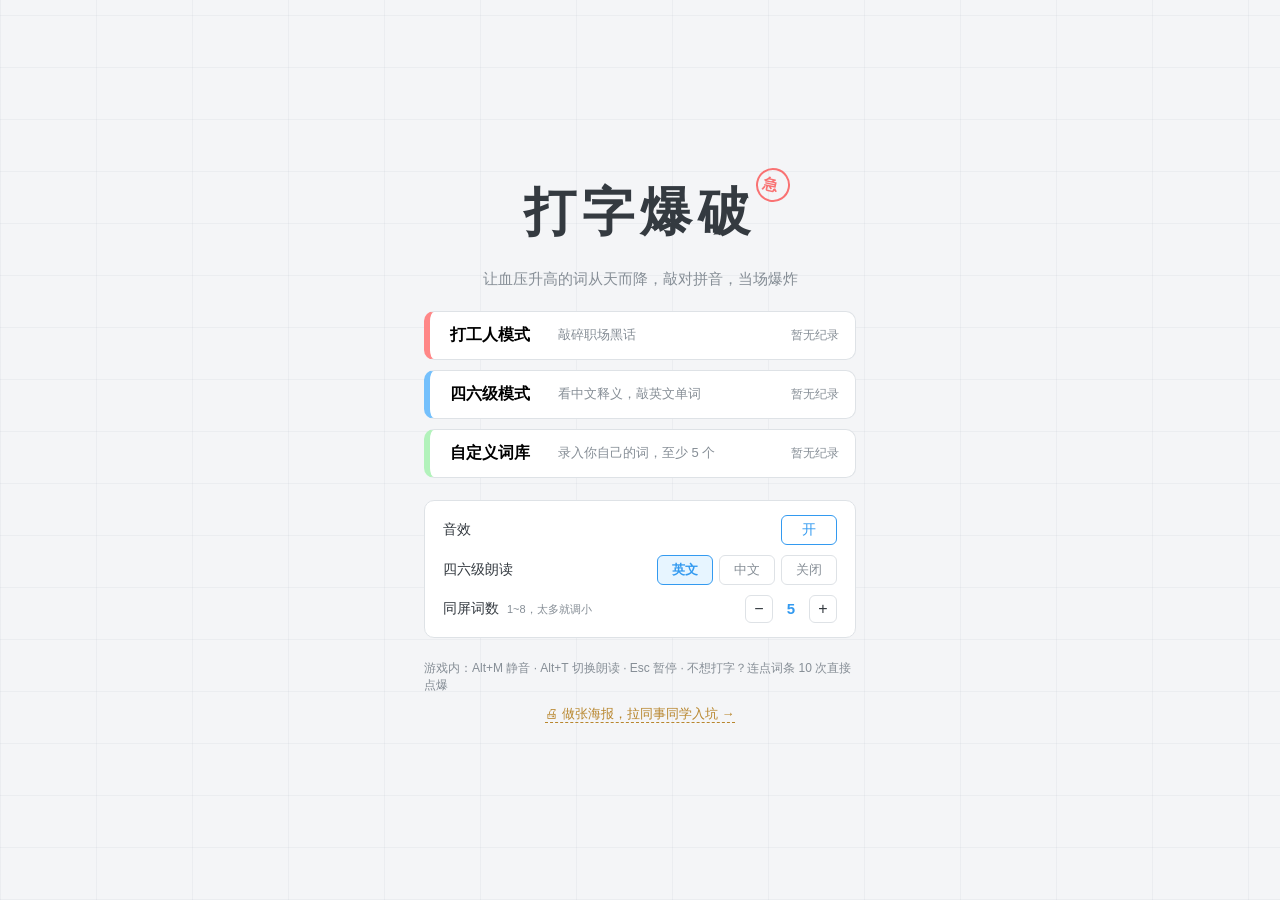
<file: index.html>
<!DOCTYPE html>
<html lang="zh-CN">
<head>
<meta charset="UTF-8">
<meta name="viewport" content="width=device-width, initial-scale=1.0">
<title>打字爆破 · Typing Blast</title>
<link rel="stylesheet" href="css/style.css">
</head>
<body>

  <!-- ========== 开始菜单 ========== -->
  <section id="screen-menu" class="screen active">
    <div class="menu-inner">
      <h1 class="title">打字爆破</h1>
      <p class="subtitle">让血压升高的词从天而降，敲对拼音，当场爆炸</p>

      <div class="modes">
        <button class="mode-btn worker" id="btn-worker">
          <span class="mode-name">打工人模式</span>
          <span class="mode-desc">敲碎职场黑话</span>
          <span class="best" id="best-worker">暂无纪录</span>
        </button>
        <button class="mode-btn cet" id="btn-cet">
          <span class="mode-name">四六级模式</span>
          <span class="mode-desc">看中文释义，敲英文单词</span>
          <span class="best" id="best-cet">暂无纪录</span>
        </button>
        <button class="mode-btn custom" id="btn-custom">
          <span class="mode-name">自定义词库</span>
          <span class="mode-desc">录入你自己的词，至少 5 个</span>
          <span class="best" id="best-custom">暂无纪录</span>
        </button>
      </div>

      <div class="settings">
        <div class="setting-row">
          <span class="setting-label">音效</span>
          <button id="btn-sound" class="toggle">开</button>
        </div>
        <div class="setting-row">
          <span class="setting-label">四六级朗读</span>
          <div class="seg" id="reading-seg">
            <button data-val="en">英文</button>
            <button data-val="zh">中文</button>
            <button data-val="off">关闭</button>
          </div>
        </div>
        <div class="setting-row">
          <span class="setting-label">同屏词数 <small class="setting-note">1~8，太多就调小</small></span>
          <div class="stepper">
            <button id="btn-words-minus" class="step-btn" title="减少">−</button>
            <span id="words-val" class="step-val">5</span>
            <button id="btn-words-plus" class="step-btn" title="增加">+</button>
          </div>
        </div>
      </div>

      <p class="hint">游戏内：Alt+M 静音 · Alt+T 切换朗读 · Esc 暂停 · 不想打字？连点词条 10 次直接点爆</p>
      <p class="poster-link"><a href="poster.html" target="_blank">🖨 做张海报，拉同事同学入坑 →</a></p>
    </div>
  </section>

  <!-- ========== 游戏画面 ========== -->
  <section id="screen-game" class="screen">
    <div id="hud">
      <div class="hud-item">得分 <span id="hud-score" class="hud-num">0</span></div>
      <div class="hud-item">时间 <span id="hud-time" class="hud-num">0s</span></div>
      <div class="hud-item">连击 <span id="hud-combo" class="hud-num">0</span></div>
      <div class="hud-item hp-item">
        <span>心态</span>
        <div id="hp-bar"></div>
      </div>
      <button id="btn-mute" class="icon-btn" title="静音（Alt+M）">🔊</button>
    </div>
    <div id="canvas-wrap">
      <canvas id="game-canvas"></canvas>
      <div id="toast" class="hidden"></div>
      <div id="pause-overlay" class="overlay hidden">
        <div class="overlay-card">
          <h2>已暂停</h2>
          <p class="overlay-sub">摸完这把鱼，回来继续爆</p>
          <button id="btn-resume" class="btn primary">继续（Esc）</button>
          <button id="btn-quit" class="btn ghost">回到菜单</button>
        </div>
      </div>
    </div>
  </section>

  <!-- ========== 自定义词库编辑器 ========== -->
  <section id="screen-editor" class="screen">
    <div class="editor-inner">
      <h2>自定义词库</h2>

      <div class="editor-add card">
        <div class="add-row">
          <input id="inp-word" placeholder="词（必填，≤12 字，如：对齐一下）">
          <input id="inp-pinyin" placeholder="拼音（中文词必填，如 dui qi yi xia）">
          <button id="btn-add-word" class="btn primary">添加</button>
        </div>
        <p id="add-msg" class="msg"></p>
      </div>

      <div class="card">
        <ul id="word-list"></ul>
        <p id="custom-count" class="msg"></p>
      </div>

      <div class="editor-io card">
        <textarea id="io-box" placeholder="点「导出」把词库复制走；粘贴 JSON 后点「导入」可恢复"></textarea>
        <div class="io-actions">
          <button id="btn-export" class="btn ghost">导出</button>
          <button id="btn-import" class="btn ghost">导入</button>
        </div>
        <p id="io-msg" class="msg"></p>
      </div>

      <div class="editor-actions">
        <button id="btn-play-custom" class="btn primary">用这套词开局</button>
        <button id="btn-editor-back" class="btn ghost">返回菜单</button>
      </div>
    </div>
  </section>

  <!-- ========== 结算画面 ========== -->
  <section id="screen-result" class="screen">
    <div class="result-card">
      <h2>心态爆炸</h2>
      <div id="new-record" class="hidden">新纪录！</div>
      <div class="result-grid">
        <div class="result-item"><span>最终得分</span><b id="r-score">0</b></div>
        <div class="result-item"><span>坚持时间</span><b id="r-time">0 秒</b></div>
        <div class="result-item"><span>消灭词数</span><b id="r-killed">0</b></div>
        <div class="result-item"><span>最高连击</span><b id="r-combo">0</b></div>
      </div>
      <p id="r-best" class="result-best">本模式最高分 0</p>
      <p id="r-flavor" class="result-flavor"></p>
      <div class="result-actions">
        <button id="btn-retry" class="btn primary">再来一局（Enter）</button>
        <button id="btn-menu" class="btn ghost">回到菜单</button>
      </div>
    </div>
  </section>

  <script src="js/words.js"></script>
  <script src="js/audio.js"></script>
  <script src="js/fx.js"></script>
  <script src="js/game.js"></script>
</body>
</html>
</file>
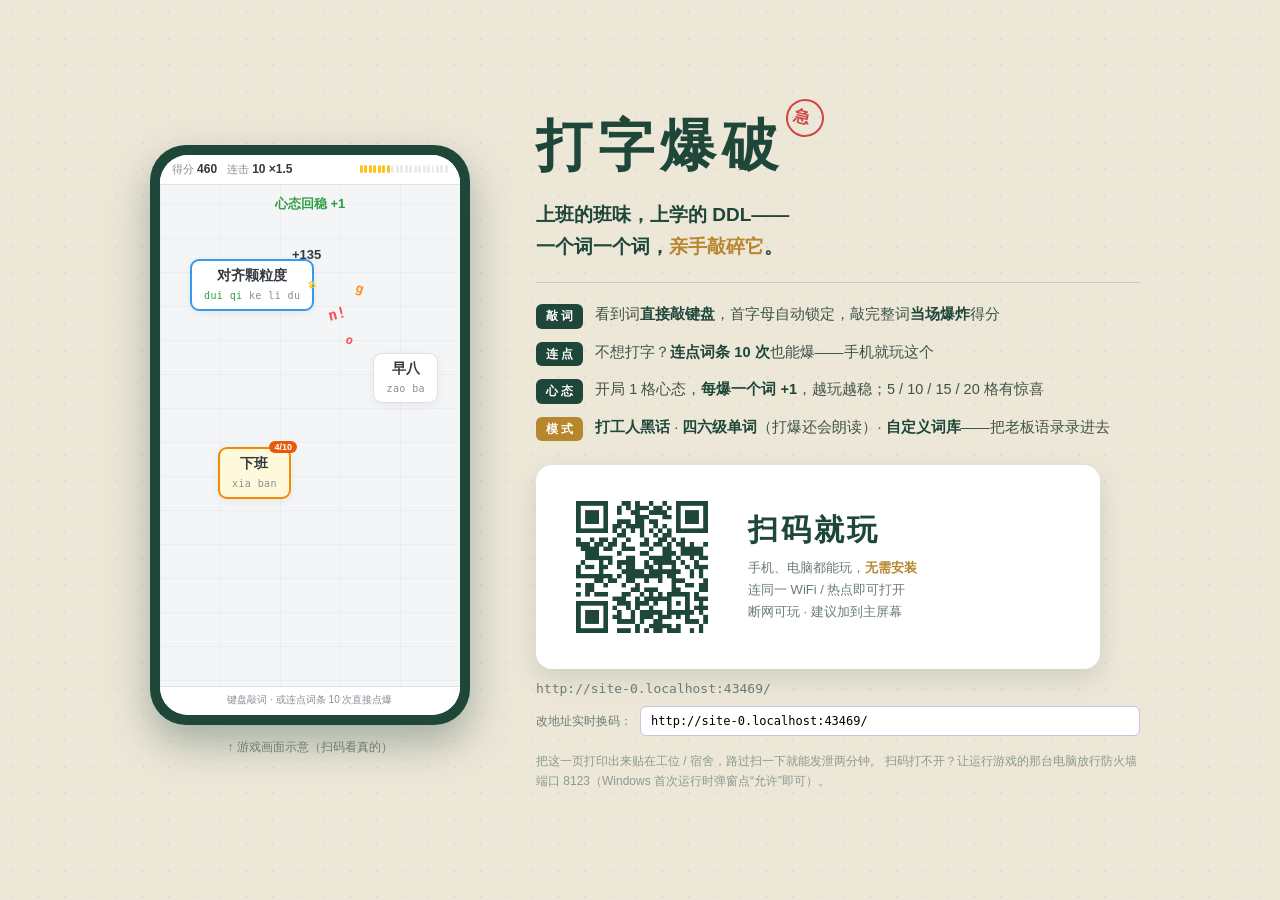
<file: poster.html>
<!DOCTYPE html>
<html lang="zh-CN">
<head>
<meta charset="UTF-8">
<meta name="viewport" content="width=device-width, initial-scale=1.0">
<title>打字爆破 · 扫码就玩</title>
<style>
  /* ===== 海报页样式（独立于游戏，参考米色海报风） ===== */
  body.poster-page {
    margin: 0;
    min-height: 100vh;
    display: flex;
    align-items: center;
    justify-content: center;
    font-family: "Segoe UI", "Microsoft YaHei", "PingFang SC", sans-serif;
    background: #ede7d8;
    background-image: radial-gradient(rgba(30, 70, 57, 0.06) 1.2px, transparent 1.2px);
    background-size: 26px 26px;
    overflow-x: hidden;
  }
  .poster {
    display: flex;
    gap: 56px;
    align-items: center;
    padding: 48px 40px;
    max-width: 1080px;
    width: 100%;
    box-sizing: border-box;
  }
  .p-left { flex: 0 0 340px; display: flex; flex-direction: column; align-items: center; gap: 14px; }
  .p-right { flex: 1; min-width: 0; }

  /* 手机样机 */
  .phone {
    width: 300px;
    height: 560px;
    background: #1e4639;
    border-radius: 36px;
    padding: 10px;
    box-shadow: 0 18px 40px rgba(30, 70, 57, 0.35);
  }
  .phone-screen {
    width: 100%;
    height: 100%;
    background: #f4f5f7;
    border-radius: 28px;
    overflow: hidden;
    display: flex;
    flex-direction: column;
    position: relative;
    background-image:
      repeating-linear-gradient(0deg, rgba(120, 130, 150, 0.07) 0 1px, transparent 1px 34px),
      repeating-linear-gradient(90deg, rgba(120, 130, 150, 0.07) 0 1px, transparent 1px 60px);
  }
  .ph-hud {
    display: flex;
    align-items: center;
    gap: 10px;
    padding: 7px 12px;
    background: #fff;
    border-bottom: 1px solid #dee2e6;
    font-size: 11px;
    color: #868e96;
  }
  .ph-hud b { color: #343a40; font-size: 12px; }
  .ph-hp { display: flex; gap: 1.5px; margin-left: auto; width: 88px; }
  .ph-hp i { flex: 1; height: 8px; border-radius: 1.5px; background: #e9ecef; }
  .ph-hp i.on { background: #fcc419; }
  .ph-body { position: relative; flex: 1; }

  .ph-bubble {
    position: absolute;
    background: #fff;
    border: 1.5px solid #dee2e6;
    border-radius: 9px;
    padding: 6px 12px;
    text-align: center;
    box-shadow: 0 2px 8px rgba(0, 0, 0, 0.06);
  }
  .ph-bubble .zh { font-size: 14px; font-weight: 600; color: #343a40; display: block; }
  .ph-bubble .py { font-size: 10px; font-family: Consolas, monospace; letter-spacing: 0.4px; }
  .ph-bubble .py .done { color: #2f9e44; }
  .ph-bubble .py .todo { color: #868e96; }
  .ph-bubble.locked { border-color: #339af0; border-width: 2px; }
  .ph-bubble.easter { border-color: #f08c00; border-width: 2px; background: #fff9db; }
  .ph-badge {
    position: absolute;
    top: -8px;
    right: -8px;
    background: #e8590c;
    color: #fff;
    font-size: 9px;
    font-weight: 700;
    border-radius: 8px;
    padding: 1px 5px;
  }
  .ph-boom { position: absolute; font-weight: 800; font-family: Consolas, monospace; }
  .ph-score { position: absolute; font-weight: 700; color: #343a40; font-size: 13px; }
  .ph-mile { position: absolute; top: 10px; left: 50%; transform: translateX(-50%); font-weight: 700; color: #2f9e44; font-size: 13px; white-space: nowrap; }
  .ph-foot {
    text-align: center;
    font-size: 10px;
    color: #868e96;
    padding: 6px 0 8px;
    background: #fff;
    border-top: 1px solid #dee2e6;
  }

  .p-left-cap { font-size: 12px; color: #6b7c74; margin: 0; }

  /* 右栏 */
  .p-title {
    font-size: 56px;
    font-weight: 800;
    letter-spacing: 6px;
    color: #1e4639;
    margin: 0;
    position: relative;
    display: inline-block;
  }
  .p-title .stamp {
    position: absolute;
    top: -10px;
    right: -40px;
    width: 34px;
    height: 34px;
    border: 2.5px solid #c92a2a;
    color: #c92a2a;
    border-radius: 50%;
    font-size: 16px;
    display: flex;
    align-items: center;
    justify-content: center;
    transform: rotate(14deg);
    opacity: 0.85;
  }
  .p-slogan {
    font-size: 19px;
    color: #1e4639;
    line-height: 1.65;
    margin: 14px 0 0;
    font-weight: 600;
  }
  .p-slogan em { font-style: normal; color: #b8862d; }
  .p-divider { width: 100%; height: 1px; background: rgba(30, 70, 57, 0.18); margin: 20px 0; }
  .p-manual { list-style: none; margin: 0; padding: 0; display: flex; flex-direction: column; gap: 12px; }
  .p-manual li { display: flex; align-items: flex-start; gap: 12px; font-size: 14.5px; color: #3f5449; line-height: 1.55; }
  .p-manual .tag {
    flex: 0 0 auto;
    background: #1e4639;
    color: #fff;
    font-size: 12px;
    font-weight: 600;
    border-radius: 6px;
    padding: 3px 10px;
    margin-top: 1px;
  }
  .p-manual .tag.gold { background: #b8862d; }
  .p-manual b { color: #1e4639; }

  /* 二维码卡片 */
  .qr-card {
    margin-top: 24px;
    background: #fff;
    border-radius: 16px;
    padding: 18px 22px;
    display: flex;
    align-items: center;
    gap: 22px;
    box-shadow: 0 10px 26px rgba(30, 70, 57, 0.14);
    max-width: 520px;
  }
  #qr-canvas { display: block; }
  .qr-text .qr-title {
    font-size: 30px;
    font-weight: 800;
    color: #1e4639;
    letter-spacing: 3px;
    margin-bottom: 8px;
  }
  .qr-text p { margin: 4px 0; font-size: 13px; color: #6b7c74; }
  .qr-text p b { color: #b8862d; }
  .p-url { margin: 12px 0 0; font-size: 13px; color: #6b7c74; font-family: Consolas, monospace; word-break: break-all; }
  .p-tools { display: flex; gap: 8px; align-items: center; margin-top: 10px; }
  .p-tools input {
    flex: 1;
    padding: 7px 10px;
    border: 1px solid #cdbfe0;
    border-radius: 6px;
    font-size: 12px;
    font-family: Consolas, monospace;
    background: #fff;
    min-width: 0;
  }
  .p-tools span { font-size: 12px; color: #6b7c74; white-space: nowrap; }
  .p-footnote { margin: 16px 0 0; font-size: 12px; color: #8a9a90; line-height: 1.6; }

  @media (max-width: 900px) {
    .poster { flex-direction: column; padding: 28px 18px; }
    .p-left { flex: none; }
  }
  @media print {
    body.poster-page { background: #fff; }
    .p-tools, .p-left-cap { display: none; }
    .poster { padding: 10px; }
  }
</style>
</head>
<body class="poster-page">
  <div class="poster">

    <!-- 左：手机样机里的游戏画面（纯 CSS 示意） -->
    <div class="p-left">
      <div class="phone">
        <div class="phone-screen">
          <div class="ph-hud">
            <span>得分 <b>460</b></span>
            <span>连击 <b>10 ×1.5</b></span>
            <div class="ph-hp">
              <i class="on"></i><i class="on"></i><i class="on"></i><i class="on"></i><i class="on"></i><i class="on"></i><i class="on"></i><i></i><i></i><i></i><i></i><i></i><i></i><i></i><i></i><i></i><i></i><i></i><i></i><i></i>
            </div>
          </div>
          <div class="ph-body">
            <div class="ph-mile">心态回稳 +1</div>

            <div class="ph-bubble locked" style="left: 30px; top: 74px;">
              <span class="zh">对齐颗粒度</span>
              <span class="py"><span class="done">dui qi</span> <span class="todo">ke li du</span></span>
            </div>

            <div class="ph-bubble" style="right: 22px; top: 168px;">
              <span class="zh">早八</span>
              <span class="py"><span class="todo">zao ba</span></span>
            </div>

            <div class="ph-bubble easter" style="left: 58px; top: 262px;">
              <span class="zh">下班</span>
              <span class="py"><span class="todo">xia ban</span></span>
              <span class="ph-badge">4/10</span>
            </div>

            <span class="ph-boom" style="left: 168px; top: 120px; color: #fa5252; transform: rotate(-14deg); font-size: 15px;">n!</span>
            <span class="ph-boom" style="left: 196px; top: 96px; color: #ff922b; transform: rotate(18deg); font-size: 13px;">g</span>
            <span class="ph-boom" style="left: 148px; top: 92px; color: #fcc419; transform: rotate(-24deg); font-size: 12px;">a</span>
            <span class="ph-boom" style="left: 186px; top: 148px; color: #fa5252; transform: rotate(30deg); font-size: 12px;">o</span>
            <span class="ph-score" style="left: 132px; top: 62px;">+135</span>
          </div>
          <div class="ph-foot">键盘敲词 · 或连点词条 10 次直接点爆</div>
        </div>
      </div>
      <p class="p-left-cap">↑ 游戏画面示意（扫码看真的）</p>
    </div>

    <!-- 右：标题 / 口号 / 使用手册 / 二维码 -->
    <div class="p-right">
      <h1 class="p-title">打字爆破<span class="stamp">急</span></h1>
      <p class="p-slogan">上班的班味，上学的 DDL——<br>一个词一个词，<em>亲手敲碎它</em>。</p>

      <div class="p-divider"></div>

      <ul class="p-manual">
        <li><span class="tag">敲 词</span><span>看到词<b>直接敲键盘</b>，首字母自动锁定，敲完整词<b>当场爆炸</b>得分</span></li>
        <li><span class="tag">连 点</span><span>不想打字？<b>连点词条 10 次</b>也能爆——手机就玩这个</span></li>
        <li><span class="tag">心 态</span><span>开局 1 格心态，<b>每爆一个词 +1</b>，越玩越稳；5 / 10 / 15 / 20 格有惊喜</span></li>
        <li><span class="tag gold">模 式</span><span><b>打工人黑话</b> · <b>四六级单词</b>（打爆还会朗读）· <b>自定义词库</b>——把老板语录录进去</span></li>
      </ul>

      <div class="qr-card">
        <canvas id="qr-canvas"></canvas>
        <div class="qr-text">
          <div class="qr-title">扫码就玩</div>
          <p>手机、电脑都能玩，<b>无需安装</b></p>
          <p>连同一 WiFi / 热点即可打开</p>
          <p>断网可玩 · 建议加到主屏幕</p>
        </div>
      </div>
      <p class="p-url" id="url-text"></p>
      <div class="p-tools">
        <span>改地址实时换码：</span>
        <input id="url-input" placeholder="http://192.168.x.x:8123/">
      </div>
      <p class="p-footnote">把这一页打印出来贴在工位 / 宿舍，路过扫一下就能发泄两分钟。&nbsp;扫码打不开？让运行游戏的那台电脑放行防火墙端口 8123（Windows 首次运行时弹窗点“允许”即可）。</p>
    </div>
  </div>

  <script src="js/qr.js"></script>
  <script>
    (function () {
      'use strict';
      var PLACEHOLDER = '__LAN_URL__';
      var input = document.getElementById('url-input');
      var urlText = document.getElementById('url-text');

      function resolveDefault() {
        var injected = '@__LAN_URL__@';
        if (injected.indexOf(PLACEHOLDER) === -1 && injected.indexOf('http') === 0) return injected;
        /* 未注入：若正通过非 localhost 的 http(s) 访问（如 GitHub Pages），用当前站点地址（含子路径） */
        if (location.protocol.indexOf('http') === 0 && !/^(localhost|127\.)/.test(location.hostname)) {
          return location.origin + location.pathname.replace(/[^/]*$/, '');
        }
        return '';
      }

      function render(url) {
        var canvas = document.getElementById('qr-canvas');
        if (!url || url.indexOf('http') !== 0) {
          canvas.width = 0; canvas.height = 0;
          urlText.textContent = '请输入可访问的地址（例如 http://192.168.1.5:8123/）';
          return;
        }
        try {
          TB.QR.render(canvas, url, { scale: 7, display: 168, dark: '#1e4639' });
          urlText.textContent = url;
        } catch (e) {
          urlText.textContent = '生成失败：' + e.message;
        }
      }

      var initial = resolveDefault();
      input.value = initial;
      render(initial);
      input.addEventListener('input', function () { render(input.value.trim()); });
    })();
  </script>
</body>
</html>
</file>
<file: css/style.css>
/* ========== 打字爆破 · 办公室讽刺风 ========== */

* { box-sizing: border-box; margin: 0; padding: 0; }

:root {
  --ink: #343a40;
  --ink-soft: #868e96;
  --line: #dee2e6;
  --primary: #339af0;
  --danger: #fa5252;
  --ok: #2f9e44;
  --gold: #f08c00;
  --card: #ffffff;
}

html, body {
  height: 100%;
  overflow: hidden;
  font-family: "Segoe UI", "Microsoft YaHei", "PingFang SC", sans-serif;
  color: var(--ink);
}

body {
  /* 淡淡的日程表 / 日历网格底纹 */
  background-color: #f4f5f7;
  background-image:
    repeating-linear-gradient(0deg, rgba(120, 130, 150, 0.07) 0 1px, transparent 1px 52px),
    repeating-linear-gradient(90deg, rgba(120, 130, 150, 0.07) 0 1px, transparent 1px 96px);
}

.hidden { display: none !important; }

/* ---------- 屏幕切换 ---------- */
.screen {
  position: fixed;
  inset: 0;
  display: none;
}
.screen.active { display: flex; }

/* ---------- 开始菜单 ---------- */
#screen-menu { align-items: center; justify-content: center; }
.menu-inner {
  display: flex;
  flex-direction: column;
  align-items: center;
  gap: 22px;
  padding: 24px;
  max-width: 480px;
  width: 100%;
}
.title {
  font-size: 52px;
  letter-spacing: 6px;
  font-weight: 800;
  position: relative;
}
.title::after {
  content: "急";
  position: absolute;
  top: -10px;
  right: -34px;
  width: 30px;
  height: 30px;
  border: 2px solid var(--danger);
  color: var(--danger);
  border-radius: 50%;
  font-size: 15px;
  display: flex;
  align-items: center;
  justify-content: center;
  transform: rotate(12deg);
  opacity: 0.8;
}
.subtitle { color: var(--ink-soft); font-size: 15px; }

.modes { display: flex; flex-direction: column; gap: 10px; width: 100%; }
.mode-btn {
  display: flex;
  align-items: center;
  gap: 12px;
  padding: 13px 16px 13px 20px;
  background: var(--card);
  border: 1px solid var(--line);
  border-left: 6px solid var(--line);
  border-radius: 10px;
  cursor: pointer;
  font-size: 16px;
  text-align: left;
  transition: transform 0.12s, box-shadow 0.12s;
}
.mode-btn:hover { transform: translateY(-2px); box-shadow: 0 6px 18px rgba(0, 0, 0, 0.08); }
.mode-btn.worker { border-left-color: #ff8787; }
.mode-btn.cet { border-left-color: #74c0fc; }
.mode-btn.custom { border-left-color: #b2f2bb; }
.mode-name { font-weight: 700; min-width: 96px; }
.mode-desc { color: var(--ink-soft); font-size: 13px; flex: 1; }
.best { color: var(--ink-soft); font-size: 12px; white-space: nowrap; }

.settings {
  display: flex;
  flex-direction: column;
  gap: 10px;
  width: 100%;
  background: var(--card);
  border: 1px solid var(--line);
  border-radius: 10px;
  padding: 14px 18px;
}
.setting-row { display: flex; align-items: center; justify-content: space-between; }
.setting-label { font-size: 14px; color: var(--ink); }

.toggle {
  min-width: 56px;
  padding: 5px 14px;
  border: 1px solid var(--primary);
  color: var(--primary);
  background: #fff;
  border-radius: 6px;
  cursor: pointer;
  font-size: 14px;
}
.toggle.off { border-color: var(--ink-soft); color: var(--ink-soft); }

.seg { display: flex; gap: 6px; }
.seg button {
  padding: 5px 14px;
  border: 1px solid var(--line);
  background: #fff;
  color: var(--ink-soft);
  border-radius: 6px;
  cursor: pointer;
  font-size: 13px;
}
.seg button.on {
  border-color: var(--primary);
  color: var(--primary);
  background: #e7f5ff;
  font-weight: 600;
}

.setting-note { color: var(--ink-soft); font-size: 11px; font-weight: 400; margin-left: 4px; }

/* 同屏词数步进器 */
.stepper { display: flex; align-items: center; gap: 8px; }
.step-btn {
  width: 28px;
  height: 28px;
  border: 1px solid var(--line);
  background: #fff;
  border-radius: 6px;
  cursor: pointer;
  font-size: 16px;
  line-height: 1;
  color: var(--ink);
}
.step-btn:hover { background: #f1f3f5; }
.step-val { min-width: 20px; text-align: center; font-weight: 700; color: var(--primary); font-size: 15px; }

.hint { color: var(--ink-soft); font-size: 12px; }

.poster-link { margin-top: -12px; }
.poster-link a {
  color: #b8862d;
  font-size: 13px;
  text-decoration: none;
  border-bottom: 1px dashed #b8862d;
  padding-bottom: 1px;
}
.poster-link a:hover { color: #9a6f22; }

/* ---------- 游戏画面 ---------- */
#screen-game { flex-direction: column; }

#hud {
  display: flex;
  align-items: center;
  gap: 26px;
  padding: 10px 20px;
  background: var(--card);
  border-bottom: 1px solid var(--line);
  font-size: 14px;
  flex-wrap: wrap;
}
.hud-item { display: flex; align-items: center; gap: 8px; color: var(--ink-soft); }
.hud-num { color: var(--ink); font-weight: 700; font-size: 16px; min-width: 30px; display: inline-block; }

.hp-item #hp-bar {
  display: flex;
  gap: 2px;
  width: 220px;
}
#hp-bar span {
  flex: 1;
  height: 12px;
  border-radius: 2px;
  background: #e9ecef;
  transition: background 0.15s;
}
#hp-bar span.on { background: #51cf66; }
#hp-bar.mid span.on { background: #fcc419; }
#hp-bar.low span.on { background: #ff6b6b; }

/* 心态 +1：新获得的格闪烁 */
@keyframes hpGain {
  0% { transform: scaleY(1); }
  40% { transform: scaleY(1.8); background: #8ce99a; }
  100% { transform: scaleY(1); }
}
#hp-bar span.gain { animation: hpGain 0.45s ease; }

.icon-btn {
  margin-left: auto;
  border: 1px solid var(--line);
  background: #fff;
  border-radius: 6px;
  padding: 4px 10px;
  cursor: pointer;
  font-size: 15px;
}
.icon-btn:hover { background: #f1f3f5; }

#canvas-wrap {
  position: relative;
  flex: 1;
  overflow: hidden;
}
#game-canvas { display: block; width: 100%; height: 100%; cursor: pointer; touch-action: manipulation; }

/* 消息提示（朗读切换等） */
#toast {
  position: absolute;
  left: 50%;
  bottom: 28px;
  transform: translateX(-50%);
  background: rgba(52, 58, 64, 0.92);
  color: #fff;
  padding: 8px 20px;
  border-radius: 20px;
  font-size: 14px;
  pointer-events: none;
}

/* 暂停覆盖层 */
.overlay {
  position: absolute;
  inset: 0;
  background: rgba(52, 58, 64, 0.45);
  display: flex;
  align-items: center;
  justify-content: center;
  z-index: 10;
}
.overlay-card {
  background: var(--card);
  border-radius: 14px;
  padding: 32px 44px;
  display: flex;
  flex-direction: column;
  gap: 14px;
  align-items: center;
  box-shadow: 0 14px 40px rgba(0, 0, 0, 0.18);
}
.overlay-card h2 { font-size: 26px; }
.overlay-sub { color: var(--ink-soft); font-size: 13px; margin-top: -6px; }

/* ---------- 按钮 ---------- */
.btn {
  padding: 10px 26px;
  border-radius: 8px;
  border: 1px solid transparent;
  font-size: 15px;
  cursor: pointer;
  transition: transform 0.1s, box-shadow 0.1s;
}
.btn:hover { transform: translateY(-1px); }
.btn.primary {
  background: var(--primary);
  color: #fff;
}
.btn.primary:hover { box-shadow: 0 4px 14px rgba(51, 154, 240, 0.4); }
.btn.ghost {
  background: #fff;
  border-color: var(--line);
  color: var(--ink);
}
.btn.ghost:hover { background: #f1f3f5; }

/* ---------- 编辑器 ---------- */
#screen-editor { align-items: flex-start; justify-content: center; overflow-y: auto; }
.editor-inner {
  display: flex;
  flex-direction: column;
  gap: 14px;
  width: 640px;
  max-width: calc(100% - 32px);
  padding: 32px 0;
}
.editor-inner h2 { text-align: center; letter-spacing: 2px; }
.card {
  background: var(--card);
  border: 1px solid var(--line);
  border-radius: 10px;
  padding: 14px 16px;
}
.add-row { display: flex; gap: 8px; }
.add-row input {
  flex: 1;
  padding: 9px 12px;
  border: 1px solid var(--line);
  border-radius: 6px;
  font-size: 14px;
}
.add-row input:focus { outline: none; border-color: var(--primary); }

.msg { font-size: 13px; min-height: 18px; margin-top: 6px; color: var(--ink-soft); }
.msg.ok { color: var(--ok); }
.msg.error { color: var(--danger); }

#word-list {
  list-style: none;
  max-height: 250px;
  overflow-y: auto;
  display: flex;
  flex-direction: column;
  gap: 6px;
}
#word-list li {
  display: flex;
  justify-content: space-between;
  align-items: center;
  padding: 7px 10px;
  background: #f8f9fa;
  border-radius: 6px;
  font-size: 14px;
}
#word-list li span { color: var(--ink); }
#word-list li button {
  border: none;
  background: none;
  color: var(--danger);
  cursor: pointer;
  font-size: 13px;
}
#word-list .empty { color: var(--ink-soft); justify-content: center; }

#io-box {
  width: 100%;
  height: 84px;
  padding: 10px 12px;
  border: 1px solid var(--line);
  border-radius: 6px;
  font-size: 12px;
  font-family: Consolas, monospace;
  resize: vertical;
}
.io-actions { display: flex; gap: 8px; margin-top: 8px; }
.editor-actions { display: flex; gap: 10px; justify-content: center; }

/* ---------- 结算画面 ---------- */
#screen-result { align-items: center; justify-content: center; }
.result-card {
  background: var(--card);
  border: 1px solid var(--line);
  border-radius: 16px;
  padding: 36px 48px;
  display: flex;
  flex-direction: column;
  align-items: center;
  gap: 18px;
  box-shadow: 0 16px 44px rgba(0, 0, 0, 0.1);
  max-width: calc(100% - 32px);
}
.result-card h2 { font-size: 32px; letter-spacing: 4px; }
#new-record {
  background: var(--gold);
  color: #fff;
  font-weight: 700;
  font-size: 14px;
  padding: 4px 18px;
  border-radius: 14px;
  transform: rotate(-3deg);
}
.result-grid {
  display: grid;
  grid-template-columns: 1fr 1fr;
  gap: 14px 40px;
}
.result-item { display: flex; flex-direction: column; align-items: center; gap: 2px; }
.result-item span { color: var(--ink-soft); font-size: 13px; }
.result-item b { font-size: 26px; }
.result-best { color: var(--ink-soft); font-size: 14px; }
.result-flavor { color: var(--ink-soft); font-size: 13px; font-style: italic; }
.result-actions { display: flex; gap: 12px; }

/* 词气泡备用样式（Canvas 内自绘，此处仅保留定义） */
.word-bubble {
  display: inline-block;
  background: #fff;
  border: 1px solid var(--line);
  border-radius: 10px;
  padding: 6px 14px;
}
</file>
